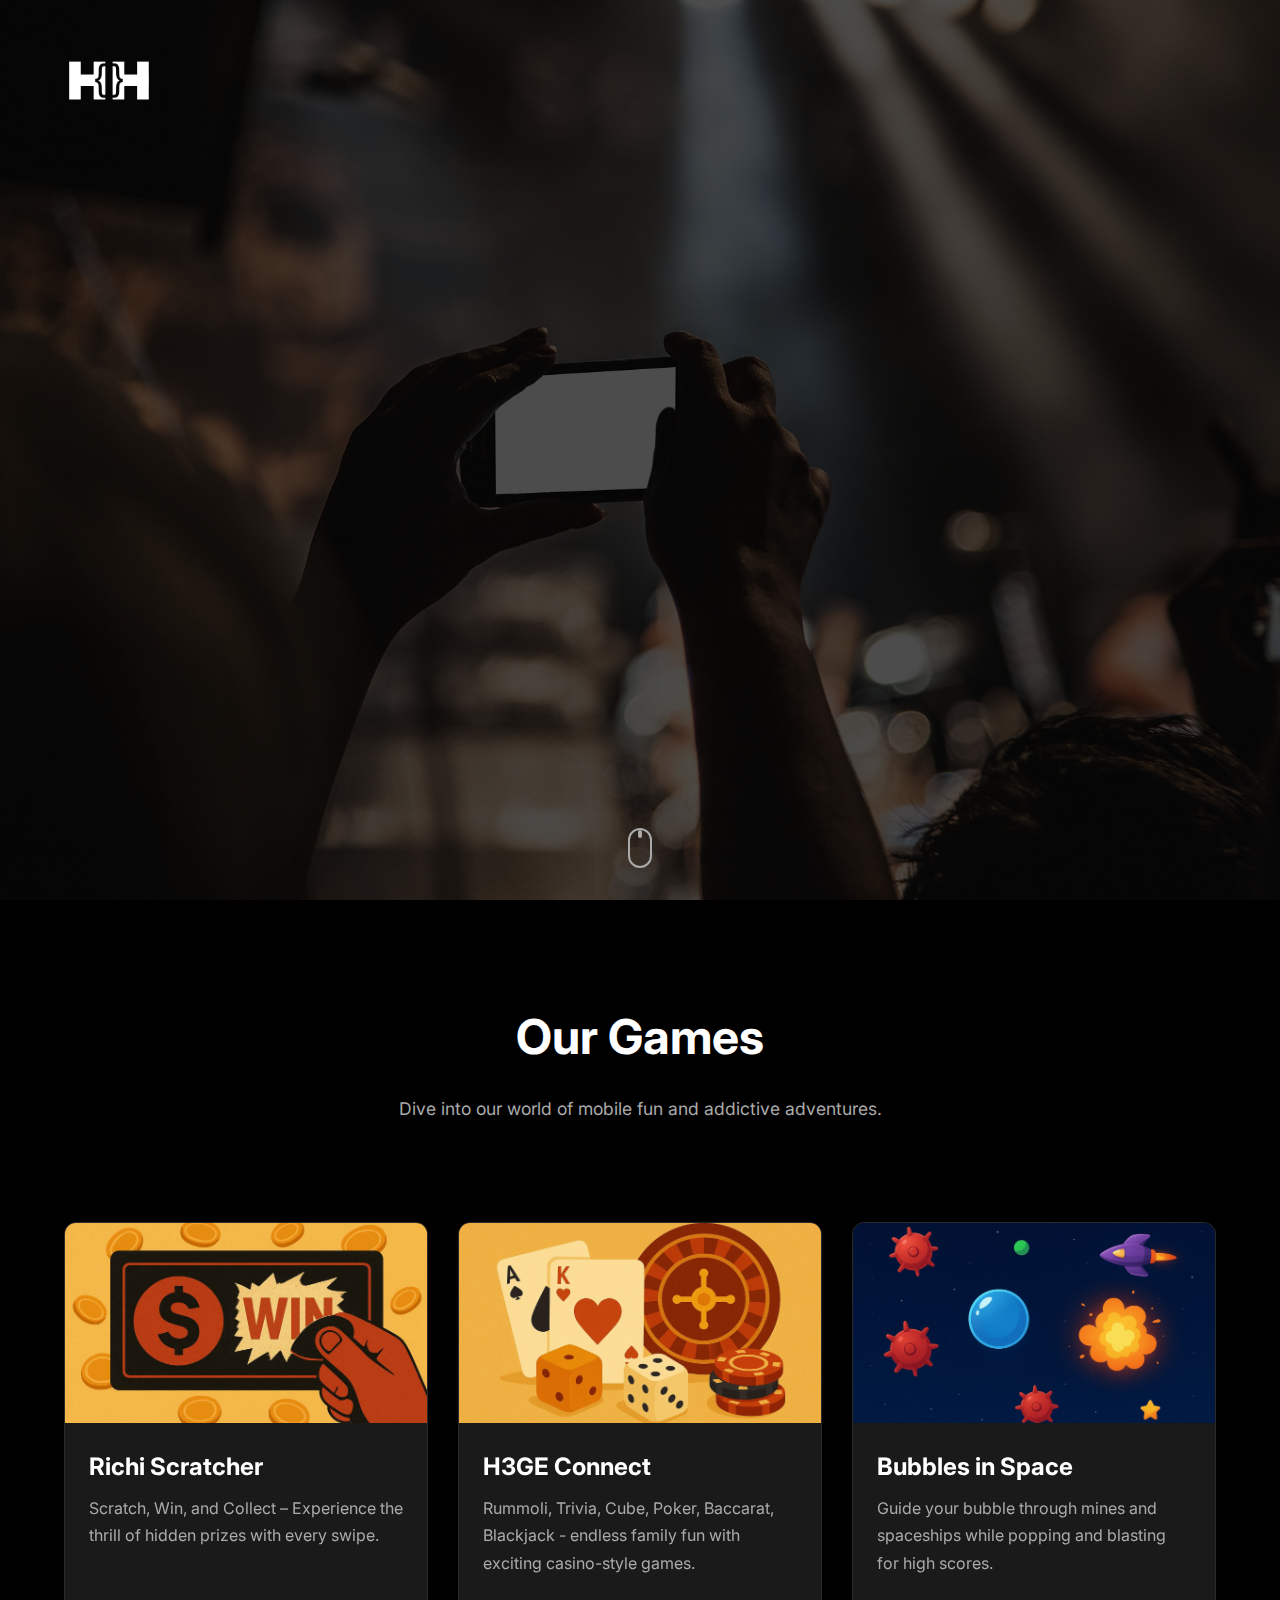
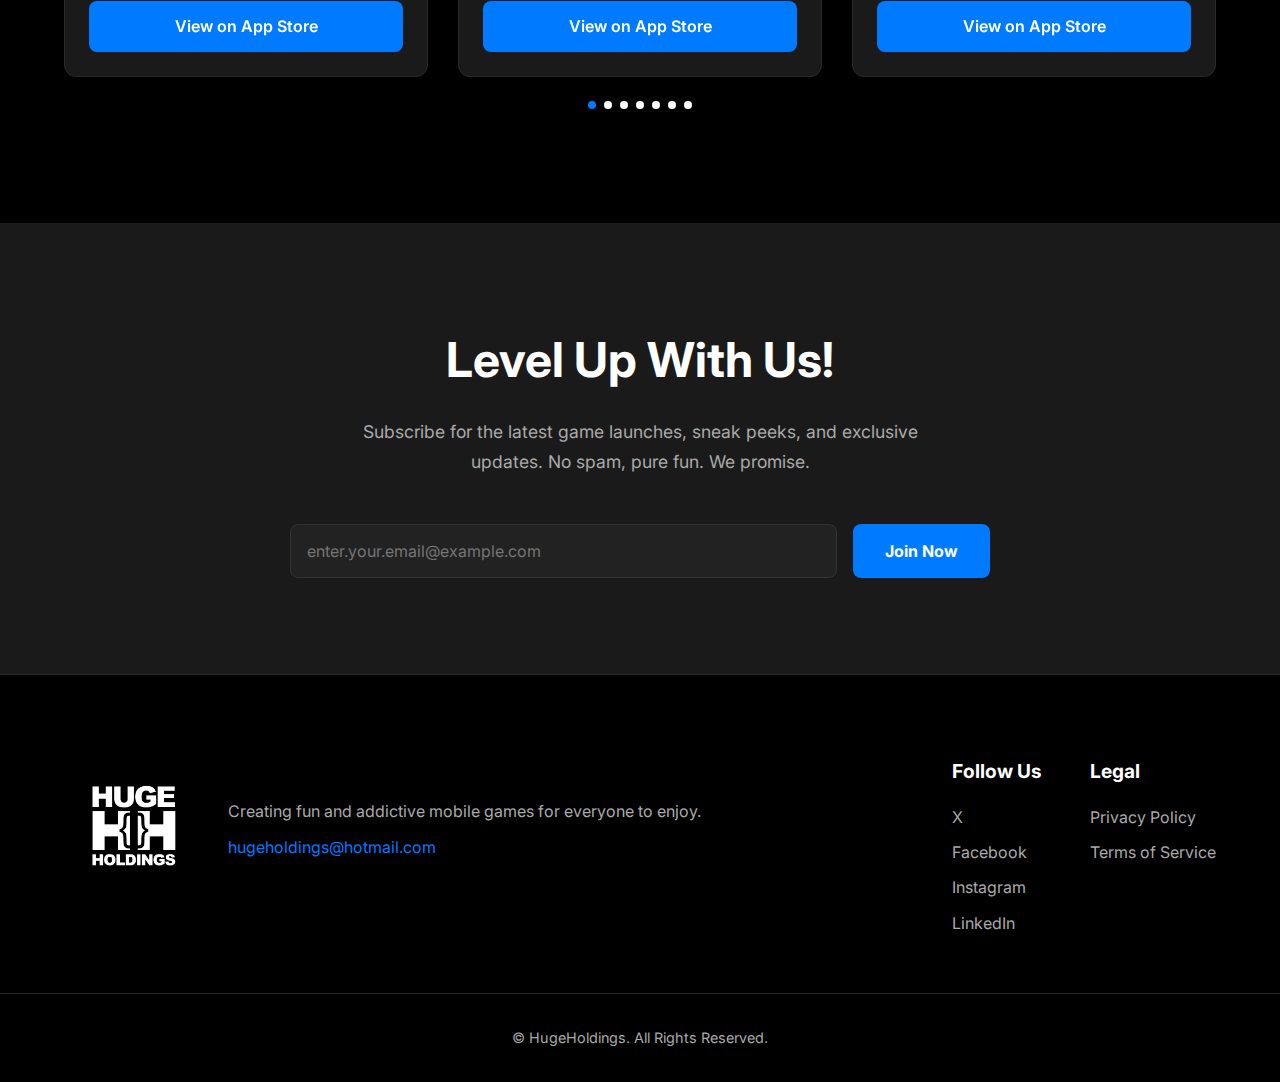
<file: index.html>
<!DOCTYPE html>
<html lang="en">

<head>
    <meta charset="UTF-8">
    <meta name="viewport" content="width=device-width, initial-scale=1.0">
    <title>HugeHoldings - Fun Mobile Games for Everyone</title>
    <meta name="description" content="Discover fun and addictive mobile games. Play, explore, and enjoy a world of creativity right on your phone." />
    <link rel="preconnect" href="https://fonts.googleapis.com">
    <link rel="preconnect" href="https://fonts.gstatic.com" crossorigin>
    <link href="https://fonts.googleapis.com/css2?family=Inter:wght@300;400;700;900&display=swap" rel="stylesheet">
    <link rel="stylesheet" href="https://cdn.jsdelivr.net/npm/swiper@11/swiper-bundle.min.css" />
    <link rel="stylesheet" href="style.css">
    <link rel="icon" type="image/png" sizes="32x32" href="images/favicon-32x32.png">
    <link rel="apple-touch-icon" sizes="180x180" href="images/apple-touch-icon.png">
</head>

<body>
    <!-- Header -->
    <header class="site-header">
        <div class="container">
            <a href="#hero">
                <img src="images/logo-monogram.png" alt="Huge Holdings Logo" class="logo">
            </a>
        </div>
    </header>

    <!-- Hero -->
    <section id="hero" class="hero-section">
        <div class="hero-content">
            <h1 class="hero-title animate-fade-in">Huge Holdings</h1>
            <p class="hero-description animate-fade-in">We design and build mobile apps and games that bring creativity, fun, and innovation to your fingertips.</p>
            <a href="#portfolio" class="hero-cta-button animate-fade-in">Learn More</a>
        </div>
        <a href="#portfolio" class="scroll-indicator">
            <div class="scroll-mouse"></div>
        </a>
    </section>

    <main>
        <!-- Portfolio -->
        <section id="portfolio" class="portfolio-section">
            <div class="container">
                <h2>Our Games</h2>
                <p class="section-subtitle">Dive into our world of mobile fun and addictive adventures.</p>

                <!-- Carousal -->
                <div class="swiper portfolio-carousel">
                    <div class="swiper-wrapper">
                        <!-- Games will be injected here by JavaScript -->
                    </div>
                    <!-- Pagination -->
                    <div class="swiper-pagination"></div>
                </div>
            </div>
        </section>

        <!-- Newsletter -->
        <section id="newsletter" class="newsletter-section">
            <div class="container newsletter-container">
                <h2>Level Up With Us!</h2>
                <p class="section-subtitle">Subscribe for the latest game launches, sneak peeks, and exclusive updates. No spam, pure fun. We promise.</p>

                <!-- Mailchimp Form -->
                <form action="https://facebook.us18.list-manage.com/subscribe/post?u=3ae8dcd1037572bc30618c23b&amp;id=7877cd569b&amp;f_id=00faabe6f0" method="post" id="mc-embedded-subscribe-form" name="mc-embedded-subscribe-form" class="newsletter-form validate" target="_blank">
                    <input type="email" name="EMAIL" class="required email" id="mce-EMAIL" required placeholder="enter.your.email@example.com">

                    <div aria-hidden="true" style="position: absolute; left: -5000px;">
                        <!-- REPLACE YOUR MAILCHIMP NAME ATTRIBUTE FROM EMBED CODE HERE INTO NAME-->
                        <input type="text" name="b_3ae8dcd1037572bc30618c23b_7877cd569b" tabindex="-1" value="">
                    </div>
                    <button type="submit" name="subscribe" id="mc-embedded-subscribe">Join Now</button>
                </form>
            </div>
        </section>

        <!-- Footer -->
        <footer class="site-footer">
            <div class="container footer-container">
                <div class="footer-about">
                    <a href="#hero">
                        <img src="images/logo.png" alt="Huge Holdings Logo" class="footer-logo">
                    </a>
                    <div class="footer-about-text">
                        <p>Creating fun and addictive mobile games for everyone to enjoy.</p>
                        <a href="mailto:hugeholdings@hotmail.com" class="footer-contact">hugeholdings@hotmail.com</a>
                    </div>
                </div>

                <div class="footer-links">
                    <div class="footer-social">
                        <h3>Follow Us</h3>
                        <ul>
                            <li><a href="https://x.com/Stemple03" target="_blank">X</a></li>
                            <li><a href="https://www.facebook.com/RummoliCommunity/" target="_blank">Facebook</a></li>
                            <li><a href="#" target="_blank">Instagram</a></li>
                            <li><a href="https://www.linkedin.com/in/scott-mayhew-b6072a13/" target="_blank">LinkedIn</a></li>
                        </ul>
                    </div>
                    <div class="footer-legal">
                        <h3>Legal</h3>
                        <ul>
                            <li><a href="privacy.html">Privacy Policy</a></li>
                            <li><a href="terms.html">Terms of Service</a></li>
                        </ul>
                    </div>
                </div>
            </div>
            <div class="footer-copyright">
                <p>&copy; <span id="copyright-year"></span> HugeHoldings. All Rights Reserved.</p>
            </div>
        </footer>
    </main>

    <script src="https://cdn.jsdelivr.net/npm/swiper@11/swiper-bundle.min.js"></script>
    <script src="script.js"></script>
</body>

</html>
</file>
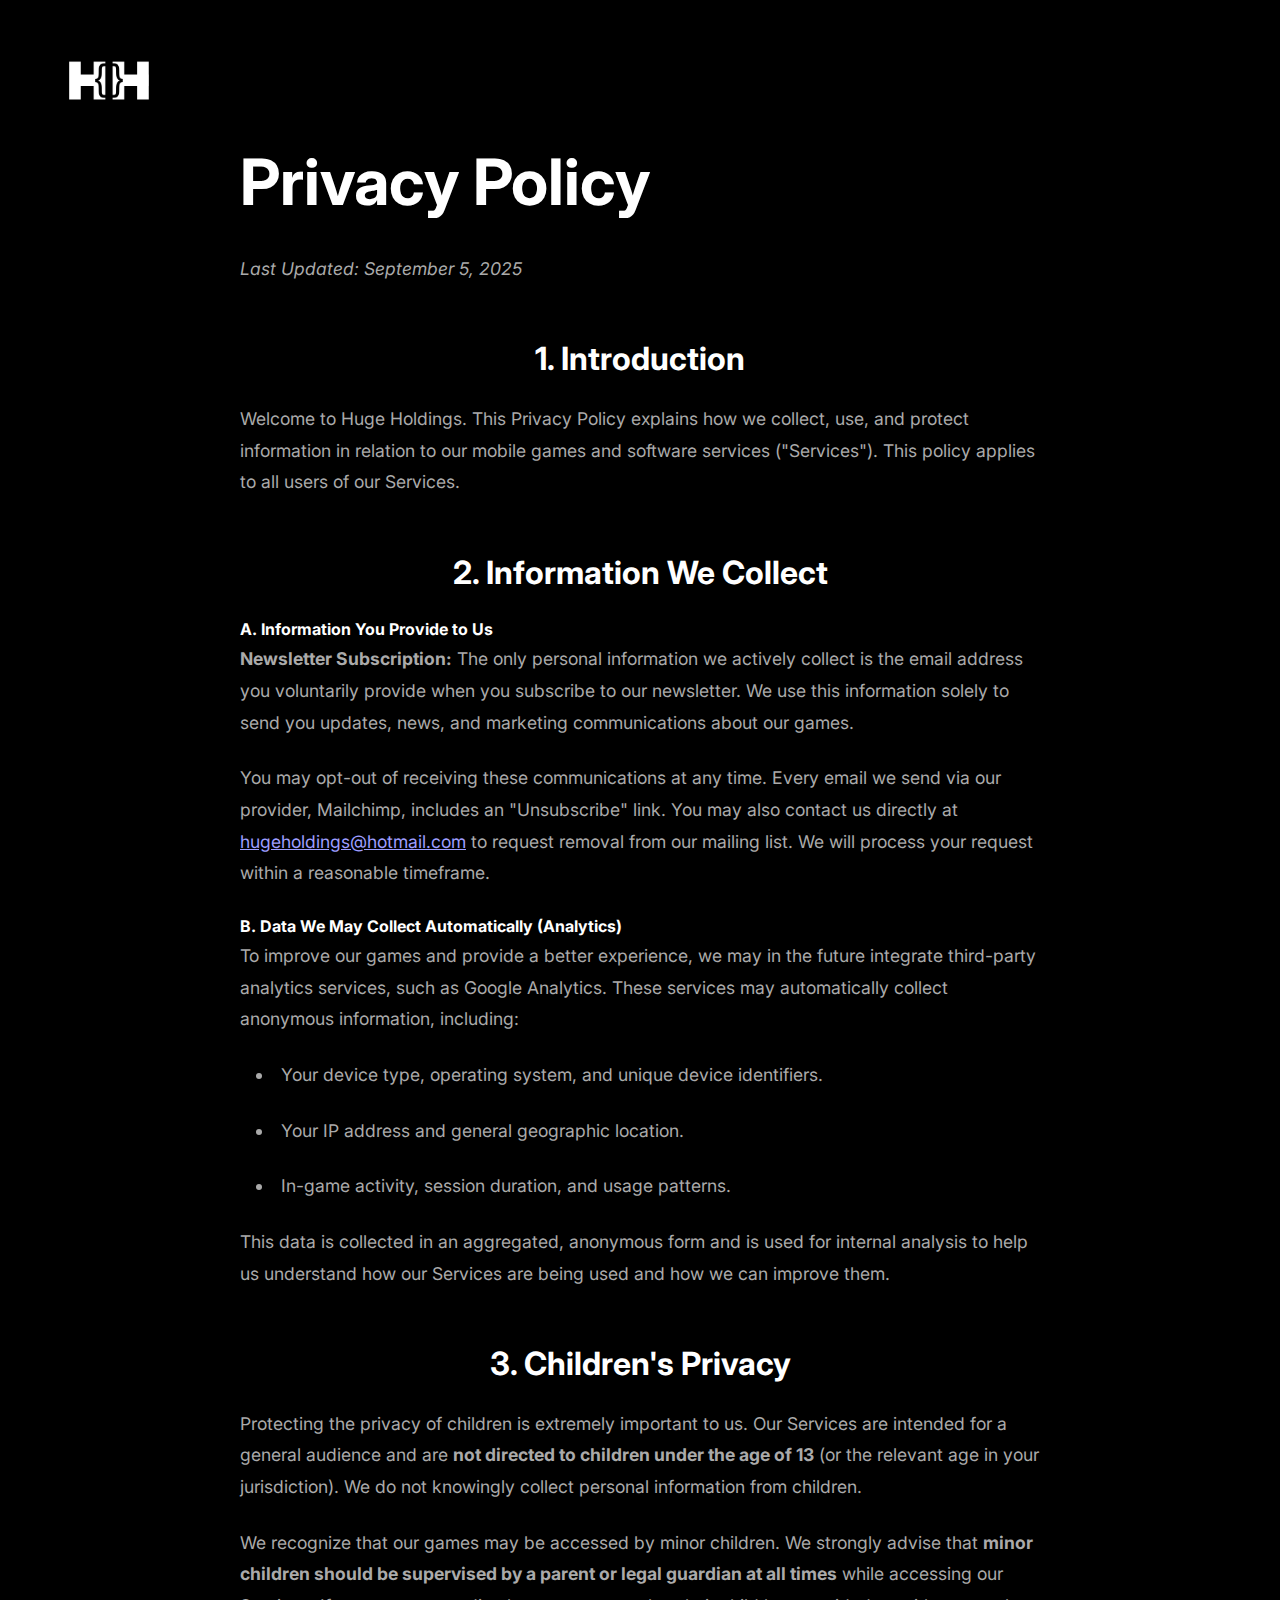
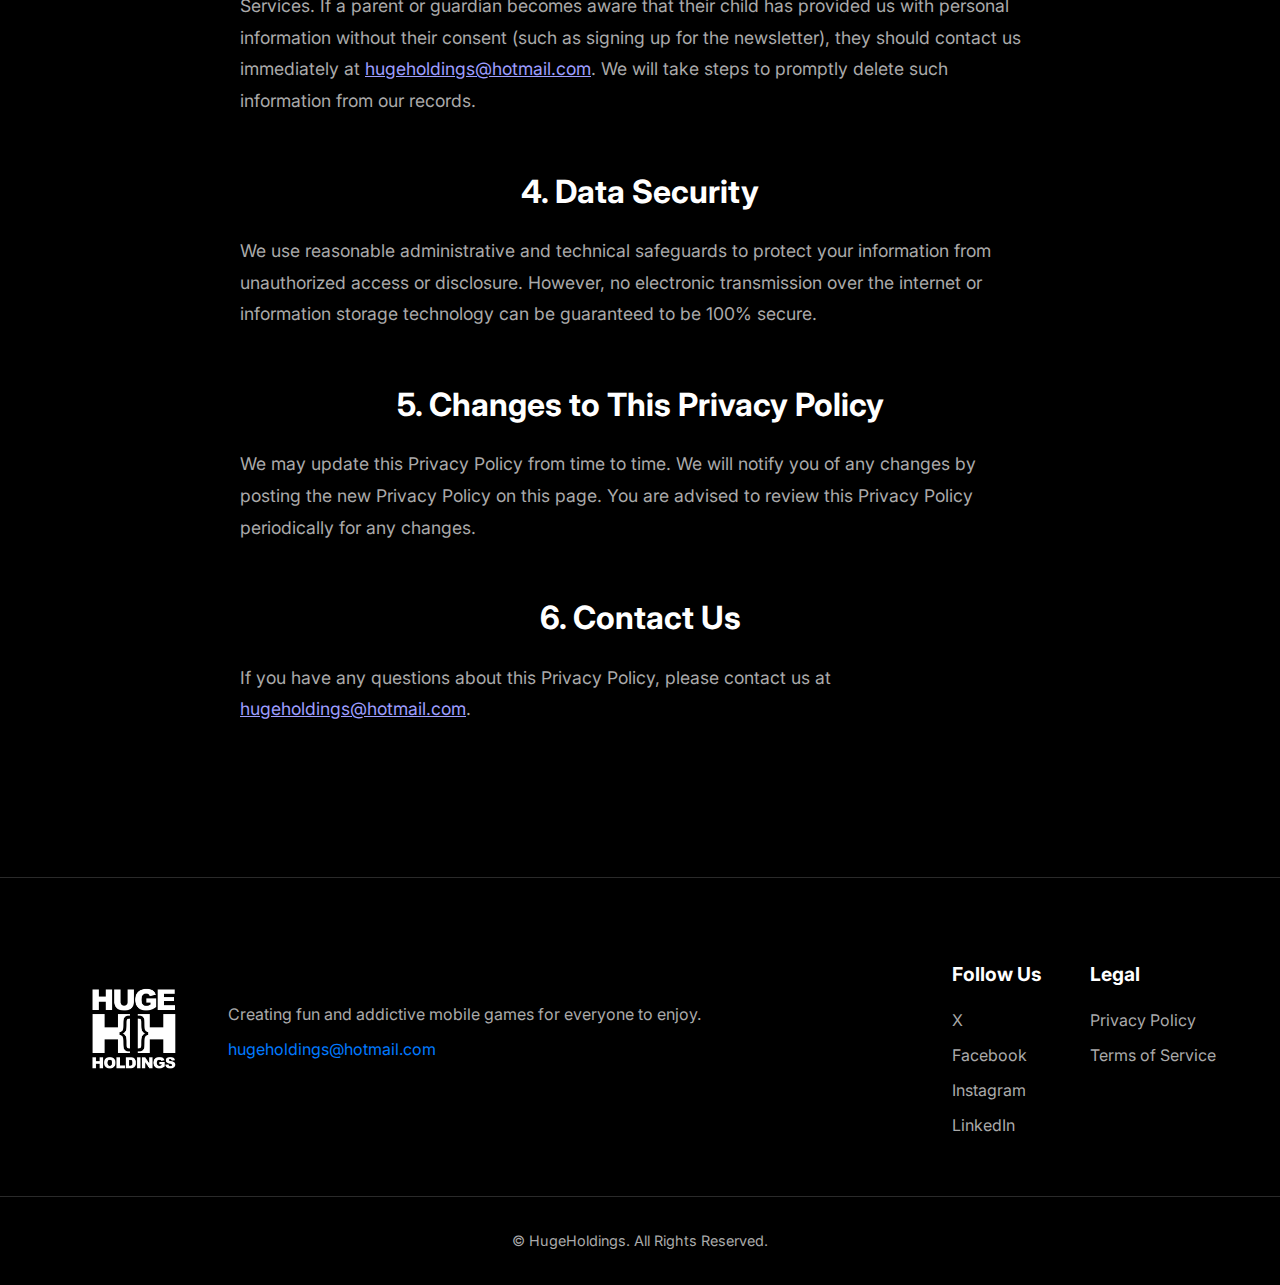
<file: privacy.html>
<!DOCTYPE html>
<html lang="en">

<head>
    <meta charset="UTF-8">
    <meta name="viewport" content="width=device-width, initial-scale=1.0">
    <title>Privacy Policy - HugeHoldings</title>

    <link rel="preconnect" href="https://fonts.googleapis.com">
    <link rel="preconnect" href="https://fonts.gstatic.com" crossorigin>
    <link href="https://fonts.googleapis.com/css2?family=Inter:wght@300;400;700;900&display=swap" rel="stylesheet">
    <link rel="stylesheet" href="style.css">
    <link rel="icon" type="image/png" sizes="32x32" href="images/favicon-32x32.png">
    <link rel="apple-touch-icon" sizes="180x180" href="images/apple-touch-icon.png">
</head>

<body>

    <header class="site-header">
        <div class="container">
            <a href="index.html">
                <img src="images/logo-monogram.png" alt="Huge Holdings Monogram" class="logo">
            </a>
        </div>
    </header>

    <main>
        <section class="content-section">
            <!-- Note: Review & update the following content by your lawyer or a professional in the field -->

            <div class="container">
                <h1>Privacy Policy</h1>
                <p><em>Last Updated: September 5, 2025</em></p>

                <h2>1. Introduction</h2>
                <p>Welcome to Huge Holdings. This Privacy Policy explains how we collect, use, and protect information in relation to our mobile games and software services ("Services"). This policy applies to all users of our Services.</p>

                <h2>2. Information We Collect</h2>

                <h4>A. Information You Provide to Us</h4>
                <p>
                    <strong>Newsletter Subscription:</strong> The only personal information we actively collect is the email address you voluntarily provide when you subscribe to our newsletter. We use this information solely to send you updates, news, and marketing communications about our games.
                </p>
                <p>
                    You may opt-out of receiving these communications at any time. Every email we send via our provider, Mailchimp, includes an "Unsubscribe" link. You may also contact us directly at <a href="mailto:hugeholdings@hotmail.com">hugeholdings@hotmail.com</a> to request removal from our mailing list. We will process your request within a reasonable timeframe.
                </p>

                <h4>B. Data We May Collect Automatically (Analytics)</h4>
                <p>
                    To improve our games and provide a better experience, we may in the future integrate third-party analytics services, such as Google Analytics. These services may automatically collect anonymous information, including:
                </p>
                <ul>
                    <li>Your device type, operating system, and unique device identifiers.</li>
                    <li>Your IP address and general geographic location.</li>
                    <li>In-game activity, session duration, and usage patterns.</li>
                </ul>
                <p>This data is collected in an aggregated, anonymous form and is used for internal analysis to help us understand how our Services are being used and how we can improve them.</p>

                <h2>3. Children's Privacy</h2>
                <p>
                    Protecting the privacy of children is extremely important to us. Our Services are intended for a general audience and are <strong>not directed to children under the age of 13</strong> (or the relevant age in your jurisdiction). We do not knowingly collect personal information from children.
                </p>
                <p>
                    We recognize that our games may be accessed by minor children. We strongly advise that <strong>minor children should be supervised by a parent or legal guardian at all times</strong> while accessing our Services. If a parent or guardian becomes aware that their child has provided us with personal information without their consent (such as signing up for the newsletter), they should contact us immediately at <a href="mailto:hugeholdings@hotmail.com">hugeholdings@hotmail.com</a>. We will take steps to promptly delete such information from our records.
                </p>

                <h2>4. Data Security</h2>
                <p>We use reasonable administrative and technical safeguards to protect your information from unauthorized access or disclosure. However, no electronic transmission over the internet or information storage technology can be guaranteed to be 100% secure.</p>

                <h2>5. Changes to This Privacy Policy</h2>
                <p>We may update this Privacy Policy from time to time. We will notify you of any changes by posting the new Privacy Policy on this page. You are advised to review this Privacy Policy periodically for any changes.</p>

                <h2>6. Contact Us</h2>
                <p>If you have any questions about this Privacy Policy, please contact us at <a href="mailto:hugeholdings@hotmail.com">hugeholdings@hotmail.com</a>.</p>

            </div>
        </section>
    </main>

    <!-- Footer -->
    <footer class="site-footer">
        <div class="container footer-container">
            <div class="footer-about">
                <a href="index.html">
                    <img src="images/logo.png" alt="Huge Holdings Logo" class="footer-logo">
                </a>
                <div class="footer-about-text">
                    <p>Creating fun and addictive mobile games for everyone to enjoy.</p>
                    <a href="mailto:hugeholdings@hotmail.com" class="footer-contact">hugeholdings@hotmail.com</a>
                </div>
            </div>
            <div class="footer-links">
                <div class="footer-social">
                    <h3>Follow Us</h3>
                    <ul>
                        <li><a href="#" target="_blank">X</a></li>
                        <li><a href="#" target="_blank">Facebook</a></li>
                        <li><a href="#" target="_blank">Instagram</a></li>
                        <li><a href="#" target="_blank">LinkedIn</a></li>
                    </ul>
                </div>
                <div class="footer-legal">
                    <h3>Legal</h3>
                    <ul>
                        <li><a href="privacy.html">Privacy Policy</a></li>
                        <li><a href="terms.html">Terms of Service</a></li>
                    </ul>
                </div>
            </div>
        </div>
        <div class="footer-copyright">
            <p>&copy; <span id="copyright-year"></span> HugeHoldings. All Rights Reserved.</p>
        </div>
    </footer>
    <script src="script.js"></script>
</body>

</html>
</file>
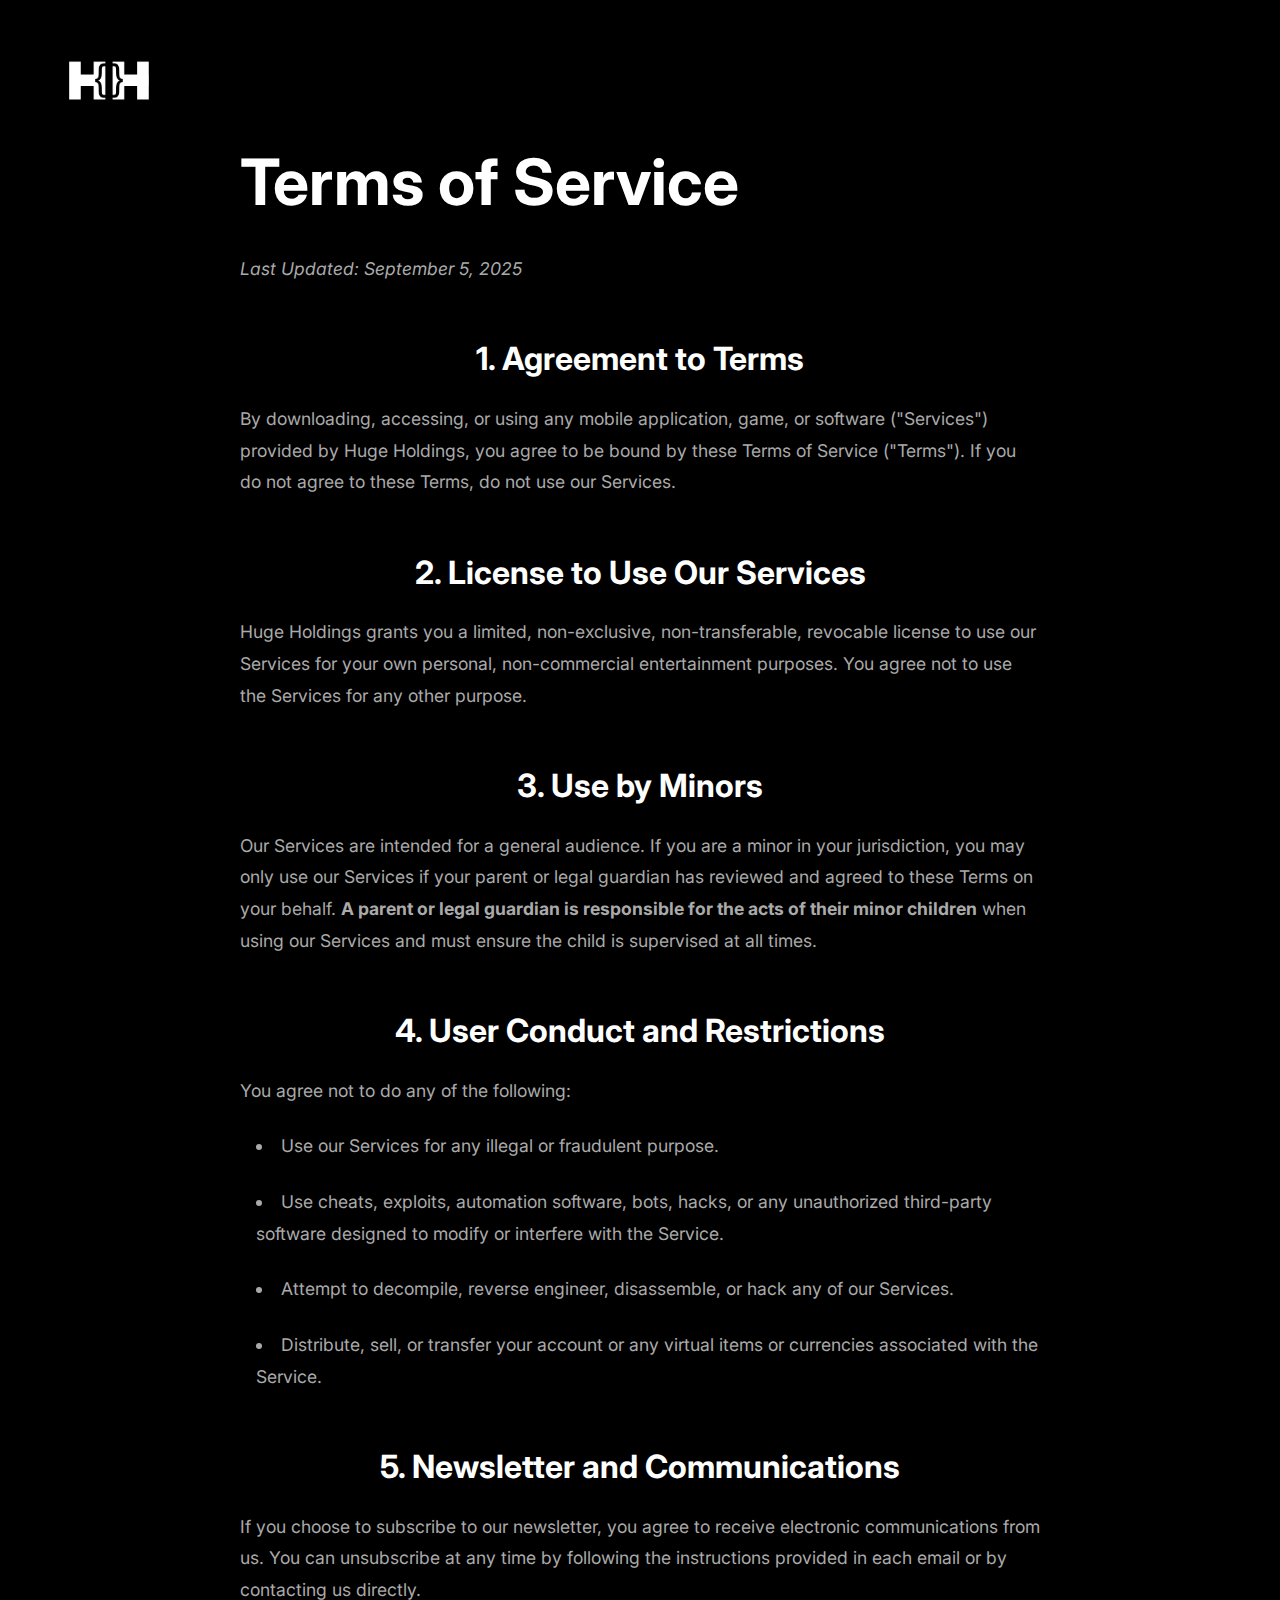
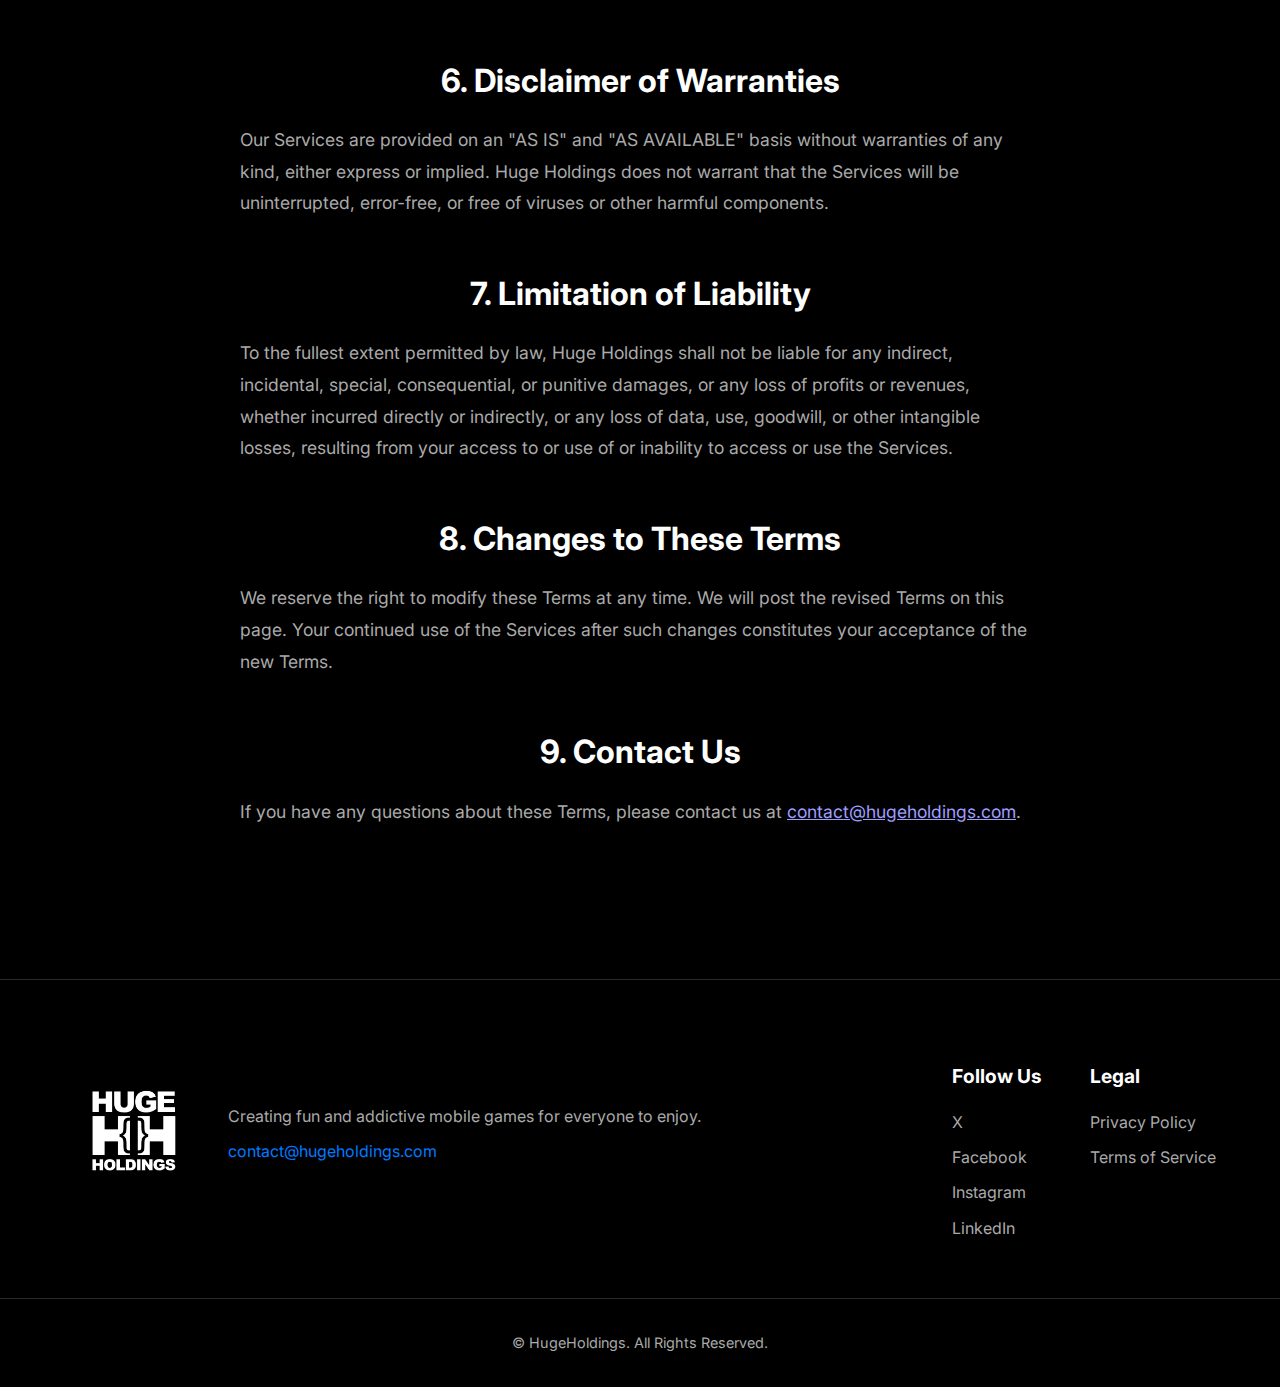
<file: terms.html>
<!DOCTYPE html>
<html lang="en">

<head>
    <meta charset="UTF-8">
    <meta name="viewport" content="width=device-width, initial-scale=1.0">
    <title>Terms of Service - HugeHoldings</title>

    <link rel="preconnect" href="https://fonts.googleapis.com">
    <link rel="preconnect" href="https://fonts.gstatic.com" crossorigin>
    <link href="https://fonts.googleapis.com/css2?family=Inter:wght@300;400;700;900&display=swap" rel="stylesheet">
    <link rel="stylesheet" href="style.css">
    <link rel="icon" type="image/png" sizes="32x32" href="images/favicon-32x32.png">
    <link rel="apple-touch-icon" sizes="180x180" href="images/apple-touch-icon.png">
</head>

<body>

    <header class="site-header">
        <div class="container">
            <a href="index.html">
                <img src="images/logo-monogram.png" alt="Huge Holdings Monogram" class="logo">
            </a>
        </div>
    </header>

    <main>
        <section class="content-section">
            <!-- Note: Review & update the following content by your lawyer or a professional in the field -->

            <div class="container">
                <h1>Terms of Service</h1>
                <p><em>Last Updated: September 5, 2025</em></p>

                <h2>1. Agreement to Terms</h2>
                <p>By downloading, accessing, or using any mobile application, game, or software ("Services") provided by Huge Holdings, you agree to be bound by these Terms of Service ("Terms"). If you do not agree to these Terms, do not use our Services.</p>

                <h2>2. License to Use Our Services</h2>
                <p>Huge Holdings grants you a limited, non-exclusive, non-transferable, revocable license to use our Services for your own personal, non-commercial entertainment purposes. You agree not to use the Services for any other purpose.</p>

                <h2>3. Use by Minors</h2>
                <p>Our Services are intended for a general audience. If you are a minor in your jurisdiction, you may only use our Services if your parent or legal guardian has reviewed and agreed to these Terms on your behalf. <strong>A parent or legal guardian is responsible for the acts of their minor children</strong> when using our Services and must ensure the child is supervised at all times.</p>

                <h2>4. User Conduct and Restrictions</h2>
                <p>You agree not to do any of the following:</p>
                <ul>
                    <li>Use our Services for any illegal or fraudulent purpose.</li>
                    <li>Use cheats, exploits, automation software, bots, hacks, or any unauthorized third-party software designed to modify or interfere with the Service.</li>
                    <li>Attempt to decompile, reverse engineer, disassemble, or hack any of our Services.</li>
                    <li>Distribute, sell, or transfer your account or any virtual items or currencies associated with the Service.</li>
                </ul>

                <h2>5. Newsletter and Communications</h2>
                <p>If you choose to subscribe to our newsletter, you agree to receive electronic communications from us. You can unsubscribe at any time by following the instructions provided in each email or by contacting us directly.</p>

                <h2>6. Disclaimer of Warranties</h2>
                <p>Our Services are provided on an "AS IS" and "AS AVAILABLE" basis without warranties of any kind, either express or implied. Huge Holdings does not warrant that the Services will be uninterrupted, error-free, or free of viruses or other harmful components.</p>

                <h2>7. Limitation of Liability</h2>
                <p>To the fullest extent permitted by law, Huge Holdings shall not be liable for any indirect, incidental, special, consequential, or punitive damages, or any loss of profits or revenues, whether incurred directly or indirectly, or any loss of data, use, goodwill, or other intangible losses, resulting from your access to or use of or inability to access or use the Services.</p>

                <h2>8. Changes to These Terms</h2>
                <p>We reserve the right to modify these Terms at any time. We will post the revised Terms on this page. Your continued use of the Services after such changes constitutes your acceptance of the new Terms.</p>

                <h2>9. Contact Us</h2>
                <p>If you have any questions about these Terms, please contact us at <a href="mailto:contact@hugeholdings.com">contact@hugeholdings.com</a>.</p>
            </div>
        </section>
    </main>

    <!-- Footer -->
    <footer class="site-footer">
        <div class="container footer-container">
            <div class="footer-about">
                <a href="index.html">
                    <img src="images/logo.png" alt="Huge Holdings Logo" class="footer-logo">
                </a>
                <div class="footer-about-text">
                    <p>Creating fun and addictive mobile games for everyone to enjoy.</p>
                    <a href="mailto:contact@hugeholdings.com" class="footer-contact">contact@hugeholdings.com</a>
                </div>
            </div>
            <div class="footer-links">
                <div class="footer-social">
                    <h3>Follow Us</h3>
                    <ul>
                        <li><a href="#" target="_blank">X</a></li>
                        <li><a href="#" target="_blank">Facebook</a></li>
                        <li><a href="#" target="_blank">Instagram</a></li>
                        <li><a href="#" target="_blank">LinkedIn</a></li>
                    </ul>
                </div>
                <div class="footer-legal">
                    <h3>Legal</h3>
                    <ul>
                        <li><a href="privacy.html">Privacy Policy</a></li>
                        <li><a href="terms.html">Terms of Service</a></li>
                    </ul>
                </div>
            </div>
        </div>
        <div class="footer-copyright">
            <p>&copy; <span id="copyright-year"></span> HugeHoldings. All Rights Reserved.</p>
        </div>
    </footer>
    <script src="script.js"></script>
</body>

</html>
</file>
<file: style.css>
:root {
    --color-background: #000000;
    --color-surface: #1a1a1a;
    --color-primary-accent: #007aff;
    --color-text-primary: #ffffff;
    --color-text-secondary: #aaaaaa;
    --font-primary: 'Inter', sans-serif;
}

* {
    margin: 0;
    padding: 0;
    box-sizing: border-box;
}

html {
    scroll-behavior: smooth;
    color-scheme: dark;
}

body {
    background-color: var(--color-background);
    color: var(--color-text-primary);
    font-family: var(--font-primary);
    line-height: 1.7;
    color-scheme: dark;
}

.container {
    width: 90%;
    max-width: 1200px;
    margin: 0 auto;
}

.site-header {
    position: absolute;
    top: 0;
    left: 0;
    width: 100%;
    padding: 2rem 0;
    z-index: 10;
}

.logo {
    height: 90px;
    width: auto;
}

h2 {
    font-size: clamp(2rem, 5vw, 3rem);
    font-weight: 700;
    margin-bottom: 1rem;
    text-align: center;
}

.section-subtitle {
    font-size: 1.1rem;
    color: var(--color-text-secondary);
    text-align: center;
    max-width: 600px;
    margin: 0 auto 3rem auto;
}

section {
    padding: 6rem 0;
}

/* Hero */
.hero-section {
    height: 100vh;
    display: flex;
    flex-direction: column;
    justify-content: center;
    align-items: center;
    text-align: center;
    padding: 0 1rem;
    position: relative;
    overflow: hidden;

    background-image: linear-gradient(rgba(0, 0, 0, 0.7), rgba(0, 0, 0, 0.7)), url('images/hero.jpg');
    background-size: cover;
    background-position: center center;
}

.hero-title {
    font-size: clamp(4rem, 12vw, 9rem);
    font-weight: 900;
    letter-spacing: -3px;
    line-height: 1.05;
    color: var(--color-text-primary);
}

.hero-description {
    font-size: 1.25rem;
    color: var(--color-text-secondary);
    max-width: 650px;
    margin: 1.5rem auto 2.5rem auto;
}

.hero-cta-button {
    display: inline-block;
    padding: 1rem 2.5rem;
    background-color: var(--color-primary-accent);
    color: var(--color-text-primary);
    border-radius: 50px;
    text-decoration: none;
    font-weight: 700;
    transition: background-color 0.3s ease, transform 0.3s ease;
}

.hero-cta-button:hover {
    background-color: #0056b3;
    transform: scale(1.05);
}

.animate-fade-in {
    animation: fadeIn 1.5s ease-out forwards;
    opacity: 0;
}

.hero-description {
    animation-delay: 0.5s;
}

.hero-cta-button {
    animation-delay: 1s;
}

@keyframes fadeIn {
    from {
        opacity: 0;
        transform: translateY(20px);
    }

    to {
        opacity: 1;
        transform: translateY(0);
    }
}

.scroll-indicator {
    position: absolute;
    bottom: 2rem;
}

.scroll-mouse {
    width: 24px;
    height: 40px;
    border: 2px solid var(--color-text-secondary);
    border-radius: 12px;
    position: relative;
}

.scroll-mouse::before {
    content: '';
    position: absolute;
    width: 4px;
    height: 8px;
    background-color: var(--color-text-secondary);
    border-radius: 2px;
    left: 50%;
    transform: translateX(-50%);
    animation: scrollWheel 1.5s infinite ease-in-out;
}

@keyframes scrollWheel {
    0% {
        transform: translate(-50%, 4px);
        opacity: 1;
    }

    100% {
        transform: translate(-50%, 20px);
        opacity: 0;
    }
}

/* Portfolio */
.portfolio-section {
    background-color: var(--color-background);
}

.app-card {
    background-color: var(--color-surface);
    border-radius: 12px;
    overflow: hidden;
    transition: transform 0.3s ease, box-shadow 0.3s ease;
    border: 1px solid #2a2a2a;
    height: 100%;
    display: flex;
    flex-direction: column;
}

.app-card:hover {
    transform: translateY(-5px);
    box-shadow: 0 10px 30px rgba(0, 122, 255, 0.1);
}

.app-card-image {
    width: 100%;
    height: 200px;
    object-fit: cover;
}

.app-card-content {
    padding: 1.5rem;
    flex-grow: 1;
    display: flex;
    flex-direction: column;
}

.app-card-content h3 {
    font-size: 1.5rem;
    font-weight: 700;
    margin-bottom: 0.5rem;
}

.app-card-content p {
    color: var(--color-text-secondary);
    font-size: 1rem;
    margin-bottom: 1.5rem;
}

.appstore-button {
    display: inline-block;
    padding: 0.75rem 1.5rem;
    background-color: var(--color-primary-accent);
    color: var(--color-text-primary);
    border-radius: 8px;
    text-decoration: none;
    text-align: center;
    font-weight: 600;
    transition: background-color 0.3s ease;
    margin-top: auto;
}

.appstore-button:hover {
    background-color: #0056b3;
}

.swiper-pagination-bullet {
    background-color: var(--color-text-primary);
    opacity: 1;
}

.swiper-pagination-bullet-active {
    background-color: var(--color-primary-accent);
    opacity: 1;
}

.swiper-wrapper {
    align-items: stretch;
}

.swiper-slide {
    height: auto;
}

.portfolio-carousel {
    padding-top: 50px;
    padding-bottom: 50px;
}

.portfolio-carousel .swiper-pagination {
    bottom: 10px;
}

/* Newsletter */
.newsletter-section {
    background-color: var(--color-surface);
}

.newsletter-container {
    max-width: 700px;
    text-align: center;
}

.newsletter-form {
    display: flex;
    gap: 1rem;
    margin-top: 2rem;
}

.newsletter-form input[type="email"]#mce-EMAIL {
    flex-grow: 1;
    padding: 1rem;
    border: 1px solid #333;
    border-radius: 8px;
    background-color: #222;
    color: var(--color-text-primary);
    font-size: 1rem;
    font-family: var(--font-primary);
}

.newsletter-form button#mc-embedded-subscribe {
    padding: 1rem 2rem;
    border: none;
    border-radius: 8px;
    background-color: var(--color-primary-accent);
    color: var(--color-text-primary);
    font-weight: 700;
    font-family: var(--font-primary);
    font-size: 1rem;
    cursor: pointer;
    transition: background-color 0.3s ease;
}

.newsletter-form button#mc-embedded-subscribe:hover {
    background-color: #0056b3;
}

/* Footer */
.site-footer {
    padding-top: 5rem;
    border-top: 1px solid #2a2a2a;
}

.footer-container {
    display: flex;
    justify-content: space-between;
    align-items: flex-start;
    gap: 3rem;
    margin-bottom: 3rem;
}

.footer-about {
    display: flex;
    align-items: center;
    gap: 1.5rem;
}

.footer-logo {
    height: 140px;
    width: auto;
    flex-shrink: 0;
}

.footer-about-text {
    display: flex;
    flex-direction: column;
}

.footer-about p {
    color: var(--color-text-secondary);
    margin-bottom: 0.5rem;
}

.footer-contact {
    color: var(--color-primary-accent);
    text-decoration: none;
}

.footer-links {
    display: flex;
    gap: 3rem;
}

.footer-social h3,
.footer-legal h3 {
    font-size: 1.2rem;
    margin-bottom: 1rem;
    color: var(--color-text-primary);
}

.footer-social ul,
.footer-legal ul {
    list-style: none;
}

.footer-social li,
.footer-legal li {
    margin-bottom: 0.5rem;
}

.footer-social a,
.footer-legal a {
    color: var(--color-text-secondary);
    text-decoration: none;
    transition: color 0.3s ease;
}

.footer-social a:hover,
.footer-legal a:hover {
    color: var(--color-primary-accent);
}

.footer-copyright {
    text-align: center;
    padding: 2rem 0;
    border-top: 1px solid #2a2a2a;
    color: var(--color-text-secondary);
    font-size: 0.9rem;
}

.content-section {
    padding: 8rem 0;
}

.content-section .container {
    max-width: 800px;
    /* Constrains width for better readability */
    margin: 0 auto;
}

.content-section h1 {
    font-size: clamp(2.5rem, 6vw, 4rem);
    font-weight: 700;
    margin-bottom: 1rem;
    color: var(--color-text-primary);
}

.content-section h2 {
    font-size: clamp(1.5rem, 4vw, 2rem);
    font-weight: 700;
    margin-top: 3rem;
    margin-bottom: 1rem;
    color: var(--color-text-primary);
}

.content-section p,
.content-section li {
    font-size: 1.1rem;
    line-height: 1.8;
    color: var(--color-text-secondary);
    margin-bottom: 1.5rem;
}

.content-section ul {
    list-style-position: inside;
    padding-left: 1rem;
}

.content-section em {
    color: var(--color-text-secondary);
    font-style: italic;
}

/* 404 */
.error-section {
    display: flex;
    flex-direction: column;
    justify-content: center;
    align-items: center;
    text-align: center;
    min-height: 60vh;
}

.error-section h1 {
    font-size: clamp(6rem, 20vw, 12rem);
    font-weight: 900;
    line-height: 1;
    color: var(--color-primary-accent);
    margin: 0;
}

.error-section h2 {
    font-size: clamp(1.5rem, 5vw, 2.5rem);
    margin-top: 0;
    margin-bottom: 1rem;
}

.error-section .hero-cta-button {
    margin-top: 1rem;
}

/* Responsiveness */
/* Fix footer overlap on tablets & smaller desktops */
@media (max-width: 992px) {
    .footer-container {
        flex-direction: column;
        align-items: center;
        text-align: center;
    }

    .footer-about {
        flex-direction: column;
        align-items: center;
    }
}

@media (max-width: 768px) {
    .site-header {
        padding: 1.5rem 0;
    }

    .logo {
        height: 60px;
    }

    .hero-title {
        letter-spacing: normal;
    }

    .newsletter-form {
        flex-direction: column;
    }

    .footer-links {
        flex-direction: column;
        align-items: center;
        text-align: center;
    }
}
</file>
